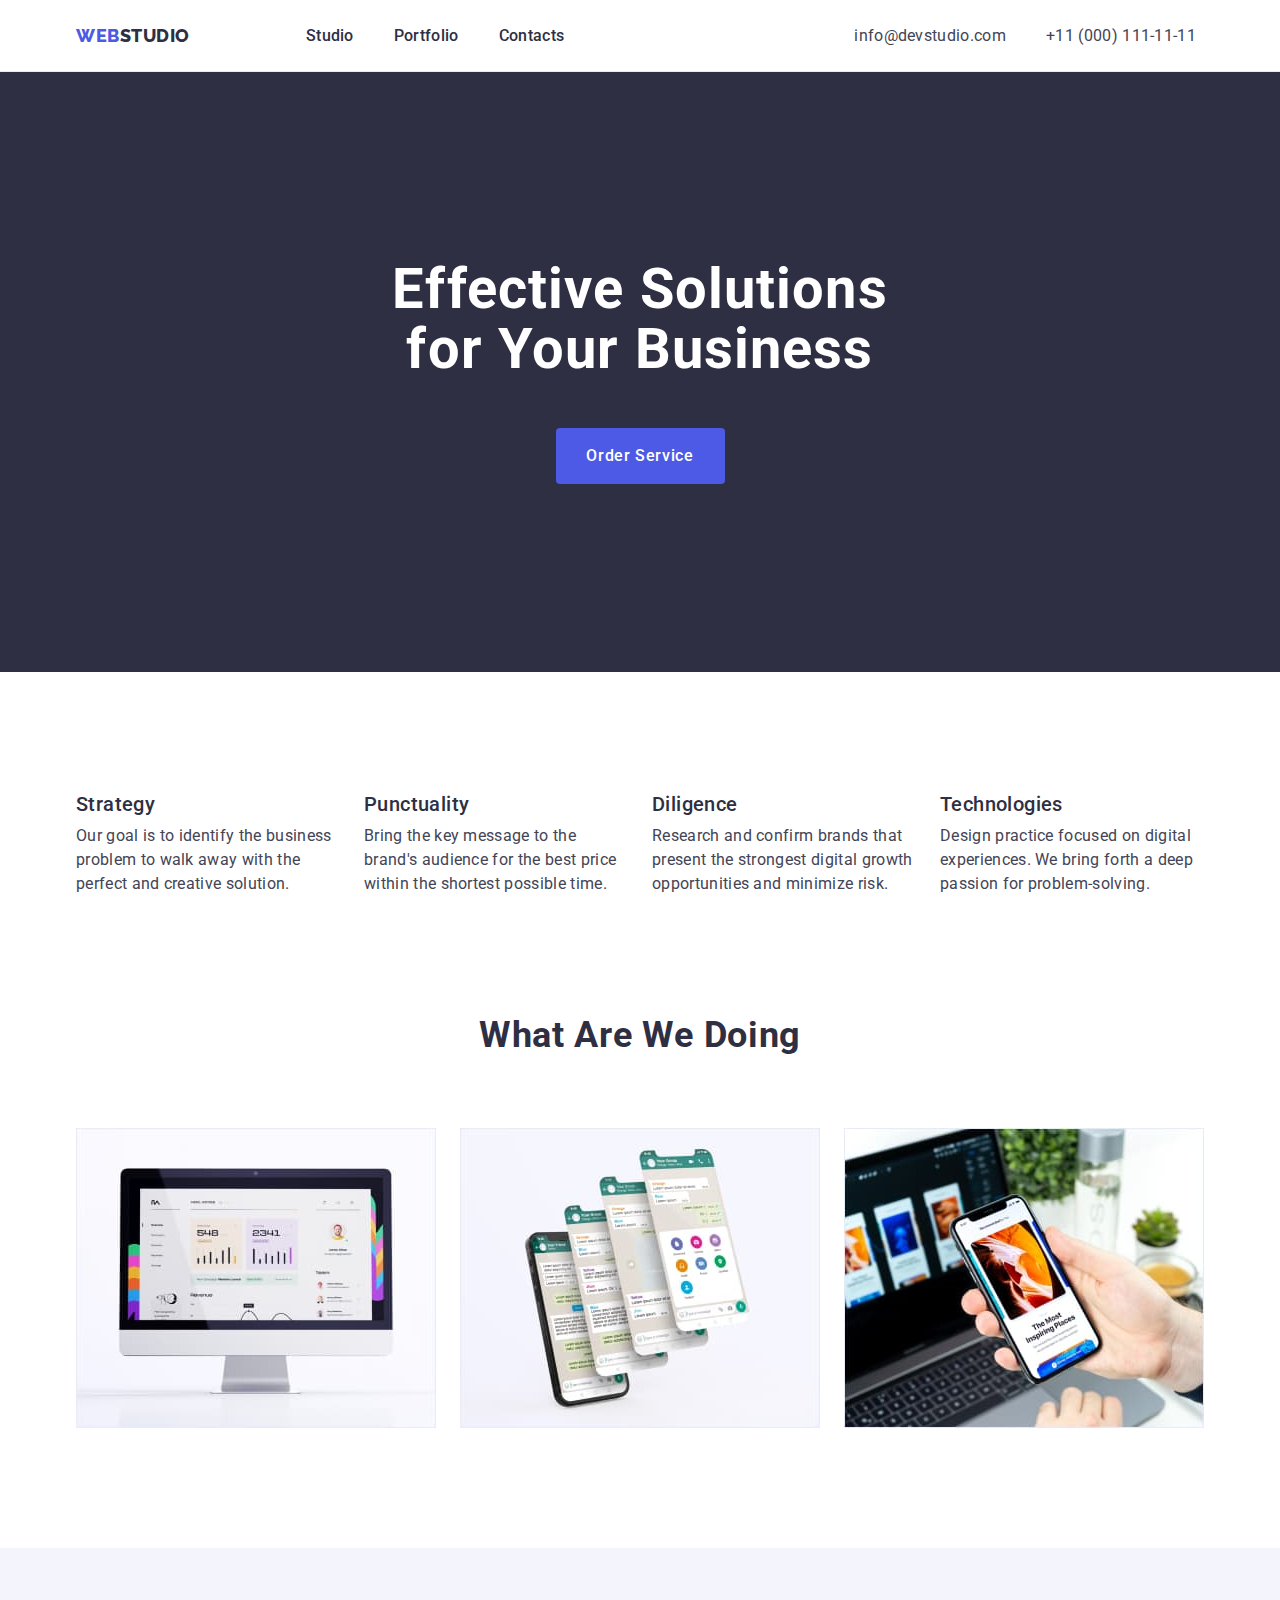
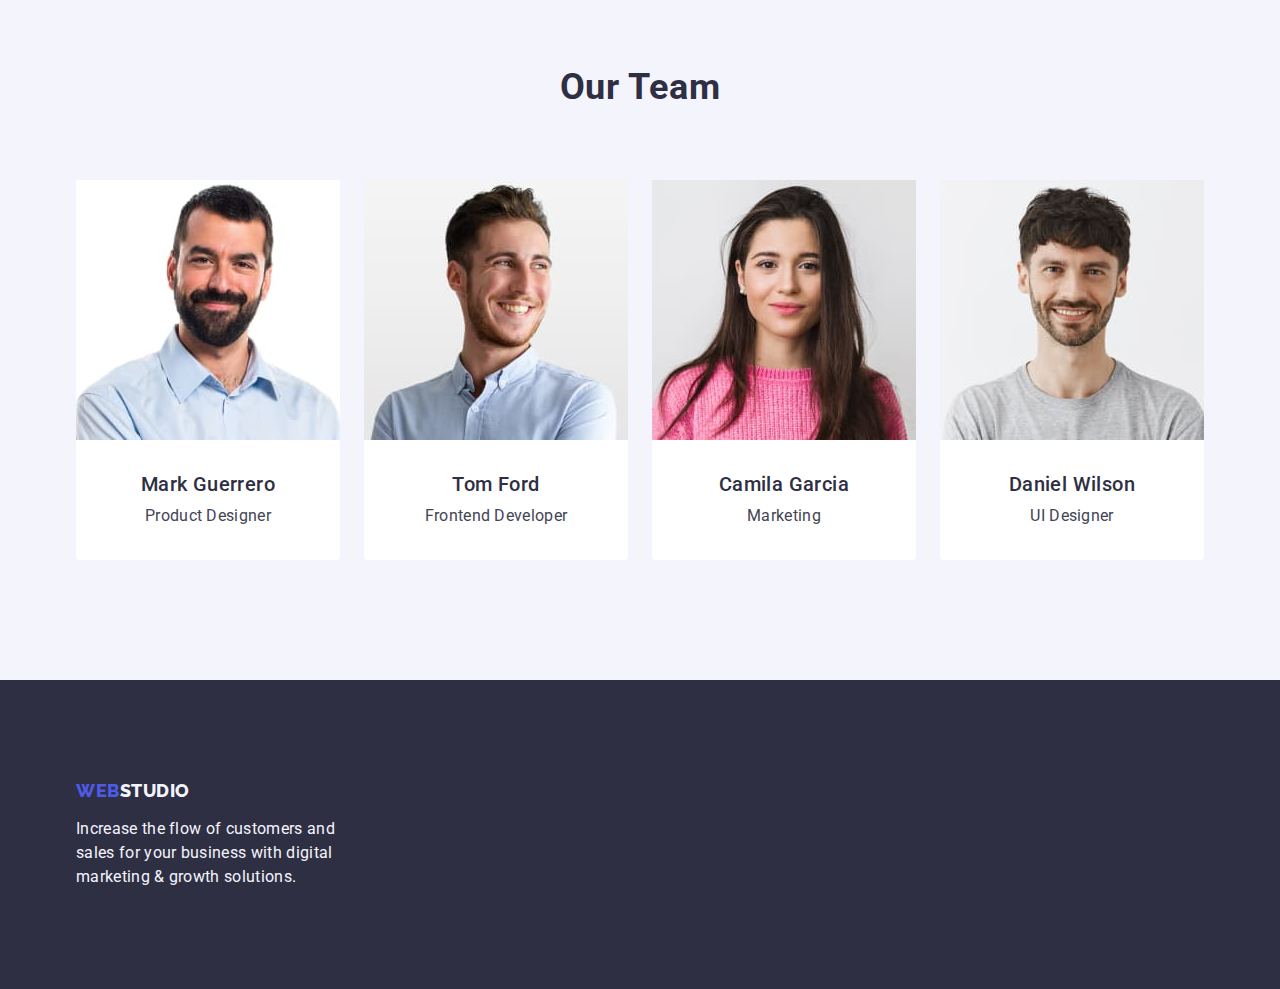
<file: index.html>
<!DOCTYPE html>
<html lang="en">
  <head>
    <meta charset="UTF-8" />
    <meta name="viewport" content="width=device-width, initial-scale=1.0" />
    <title>Document</title>
    <link
      rel="stylesheet"
      href="https://cdnjs.cloudflare.com/ajax/libs/modern-normalize/1.0.0/modern-normalize.min.css" />
    <link rel="stylesheet" href="css/styles.css" />
    <link rel="preconnect" href="https://fonts.googleapis.com" />
    <link rel="preconnect" href="https://fonts.gstatic.com" crossorigin />
    <link
      href="https://fonts.googleapis.com/css2?family=Raleway:wght@800&family=Roboto:wght@400;500;700;900&display=swap"
      rel="stylesheet" />
  </head>
  <body>
    <header class="header">
      <div class="container div-container">
        <nav class="navigation">
          <a href="./index.html" class="logo link toplogo"
            >Web<span class="studio">Studio</span></a
          >
          <ul class="list menu">
            <li>
              <a href="./index.html" class="nav link">Studio</a>
            </li>
            <li>
              <a href="./portfolio.html" class="nav link">Portfolio</a>
            </li>
            <li>
              <a href="" class="nav link">Contacts</a>
            </li>
          </ul>
        </nav>
        <address class="address">
          <ul class="list menu">
            <li>
              <a href="mailto:info@devstudio.com" class="contact link"
                >info@devstudio.com</a
              >
            </li>
            <li>
              <a href="tel:+110001111111" class="contact link"
                >+11 (000) 111-11-11</a
              >
            </li>
          </ul>
        </address>
      </div>
    </header>
    <main>
      <section class="main">
        <div class="container solutions-container">
          <h1 class="main-header">Effective Solutions for Your Business</h1>
          <button type="button" class="action-btn">Order Service</button>
        </div>
      </section>
      <section class="section-two">
        <div class="container">
          <h2 class="visually-hidden">header2</h2>
          <ul class="list values-list">
            <li class="value">
              <h3 class="header-three values-header">Strategy</h3>
              <p class="desc">
                Our goal is to identify the business problem to walk away with
                the perfect and creative solution.
              </p>
            </li>
            <li class="value">
              <h3 class="header-three values-header">Punctuality</h3>
              <p class="desc">
                Bring the key message to the brand's audience for the best price
                within the shortest possible time.
              </p>
            </li>
            <li class="value">
              <h3 class="header-three values-header">Diligence</h3>
              <p class="desc">
                Research and confirm brands that present the strongest digital
                growth opportunities and minimize risk.
              </p>
            </li>
            <li class="value">
              <h3 class="header-three values-header">Technologies</h3>
              <p class="desc">
                Design practice focused on digital experiences. We bring forth a
                deep passion for problem-solving.
              </p>
            </li>
          </ul>
        </div>
      </section>
      <section class="section-three">
        <div class="container">
          <h2 class="header-two section-three-header">What are we doing</h2>
          <ul class="list images-list">
            <li class="images-one">
              <img
                src="./images/img1.jpg"
                alt="old imac computer displaying statistics"
                width="360"
                height="300" />
            </li>
            <li class="images-one">
              <img
                src="./images/img2.jpg"
                alt="layers of phone with communicator"
                width="360"
                height="300" />
            </li>
            <li class="images-one">
              <img
                src="./images/img3.jpg"
                alt="easy connection between phone and computer"
                width="360"
                height="300" />
            </li>
          </ul>
        </div>
      </section>
      <section class="our-team">
        <div class="container">
          <h2 class="header-two section-four-header">Our Team</h2>
          <ul class="list list-four">
            <li class="people-list">
              <img
                src="./images/img4.jpg"
                alt="professionl looking adult with beard wearing blue shirt"
                width="264"
                height="260" />
              <div class="container-img">
                <h3 class="header-three images-header">Mark Guerrero</h3>
                <p class="desc photos-desc">Product Designer</p>
              </div>
            </li>
            <li class="people-list">
              <img
                src="./images/img7.jpg"
                alt="young adult wearing blue shirt and smiling"
                width="264"
                height="260" />
              <div class="container-img">
                <h3 class="header-three images-header">Tom Ford</h3>
                <p class="desc photos-desc">Frontend Developer</p>
              </div>
            </li>
            <li class="people-list">
              <img
                src="./images/img6.jpg"
                alt="young attractive women with long dark hair wearing pink sweater"
                width="264"
                height="260" />
              <div class="container-img">
                <h3 class="header-three images-header">Camila Garcia</h3>
                <p class="desc photos-desc">Marketing</p>
              </div>
            </li>
            <li class="people-list">
              <img
                src="./images/img5.jpg"
                alt="young smiling adult waering plain t-shirt"
                width="264"
                height="260" />
              <div class="container-img">
                <h3 class="header-three images-header">Daniel Wilson</h3>
                <p class="desc photos-desc">UI Designer</p>
              </div>
            </li>
          </ul>
        </div>
      </section>
    </main>
    <footer class="footer">
      <div class="container">
        <a href="./index.html" class="logo link footer-link"
          >Web<span class="studio-footer">Studio</span></a
        >
        <p class="motto">
          Increase the flow of customers and sales for your business with
          digital marketing & growth solutions.
        </p>
      </div>
    </footer>
  </body>
</html>
</file>
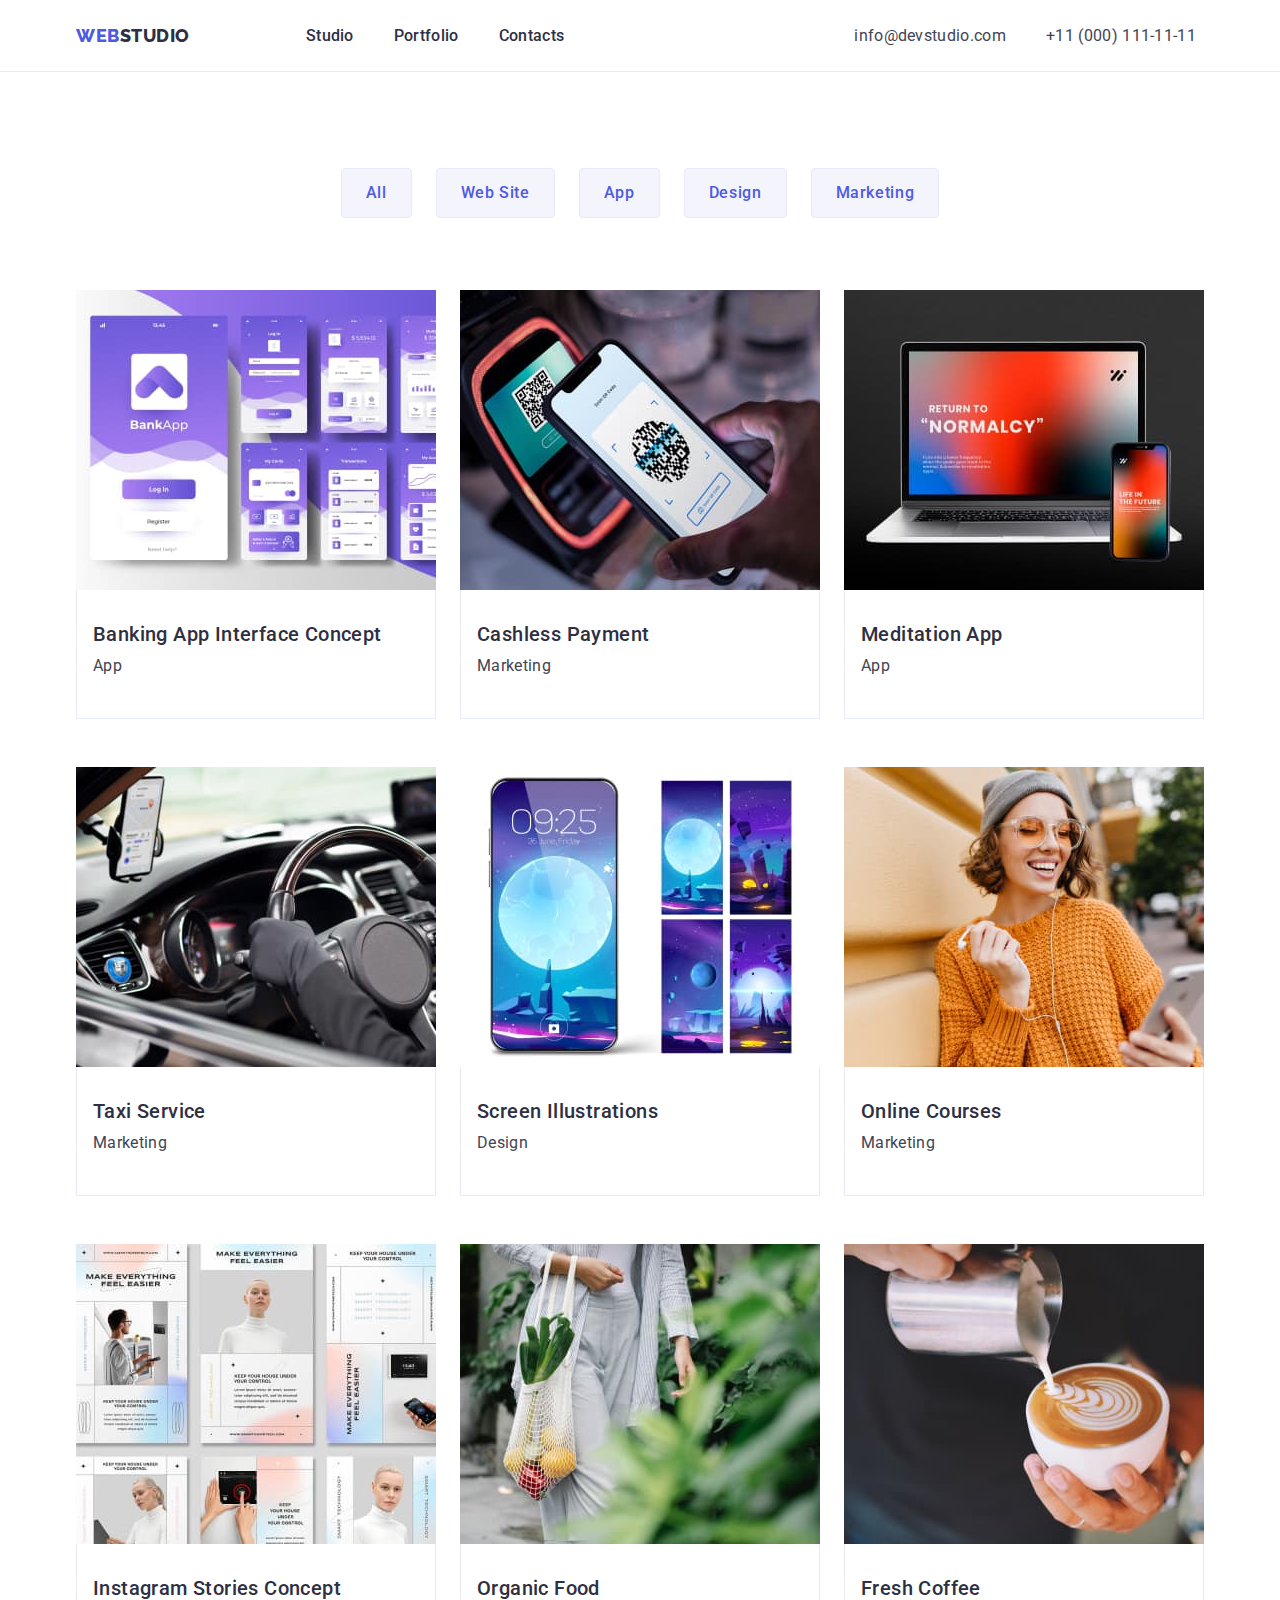
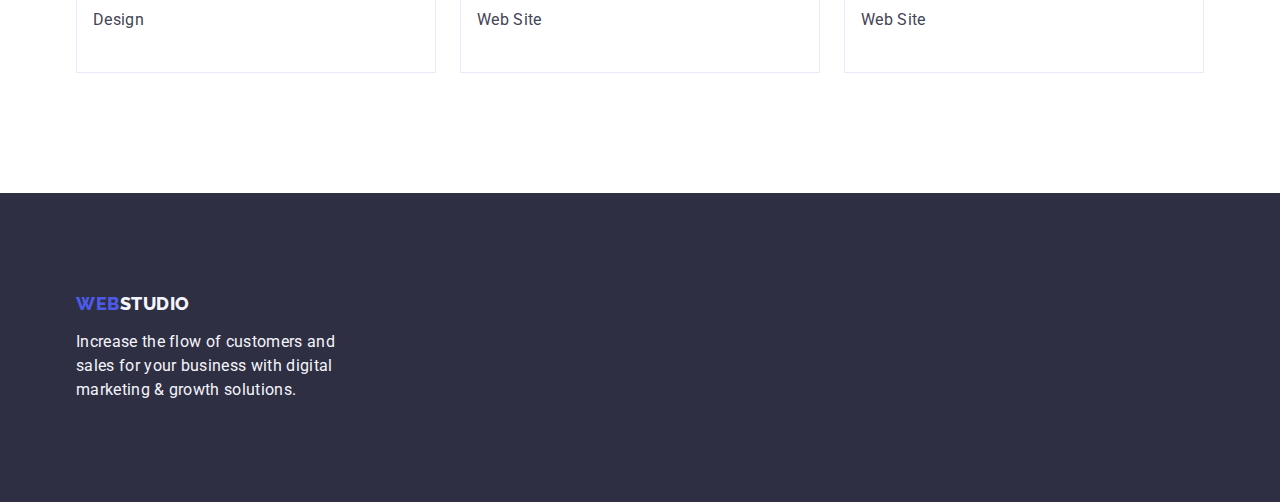
<file: portfolio.html>
<!DOCTYPE html>
<html lang="en">
  <head>
    <meta charset="UTF-8" />
    <meta name="viewport" content="width=device-width, initial-scale=1.0" />
    <title>Document</title>
    <link
      rel="stylesheet"
      href="https://cdnjs.cloudflare.com/ajax/libs/modern-normalize/1.0.0/modern-normalize.min.css" />
    <link rel="stylesheet" href="css/styles.css" />
    <link rel="preconnect" href="https://fonts.googleapis.com" />
    <link rel="preconnect" href="https://fonts.gstatic.com" crossorigin />
    <link
      href="https://fonts.googleapis.com/css2?family=Raleway:wght@800&family=Roboto:wght@400;500;700;900&display=swap"
      rel="stylesheet" />
  </head>
  <body>
    <header class="header">
      <div class="container div-container">
        <nav class="navigation">
          <a href="./index.html" class="logo link toplogo"
            >Web<span class="studio">Studio</span></a
          >
          <ul class="list menu">
            <li>
              <a href="./index.html" class="nav link">Studio</a>
            </li>
            <li>
              <a href="./portfolio.html" class="nav link">Portfolio</a>
            </li>
            <li>
              <a href="" class="nav link">Contacts</a>
            </li>
          </ul>
        </nav>
        <address class="address">
          <ul class="list menu">
            <li>
              <a href="mailto:info@devstudio.com" class="contact link"
                >info@devstudio.com</a
              >
            </li>
            <li>
              <a href="tel:+110001111111" class="contact link"
                >+11 (000) 111-11-11</a
              >
            </li>
          </ul>
        </address>
      </div>
    </header>
    <main>
      <section class="portfolio-section">
        <div class="container-portfolio container">
          <h1 class="visually-hidden">temporary header</h1>
          <ul class="list portfolio-section-list">
            <li>
              <button type="button" class="btn">All</button>
            </li>
            <li>
              <button type="button" class="btn">Web Site</button>
            </li>
            <li>
              <button type="button" class="btn">App</button>
            </li>
            <li>
              <button type="button" class="btn">Design</button>
            </li>
            <li>
              <button type="button" class="btn">Marketing</button>
            </li>
          </ul>
          <ul class="list portfolio-list-two">
            <li class="portfolio-image">
              <a class="link portfolio-image-link">
                <img
                  src="./images/img15.jpg"
                  alt="banking app interface concept"
                  width="360"
                  height="300" />
                <div class="app">
                  <h2 class="header-three portfolio-desc">
                    Banking App Interface Concept
                  </h2>
                  <p class="desc portfolio-desc">App</p>
                </div>
              </a>
            </li>
            <li class="portfolio-image">
              <a class="link">
                <img
                  src="./images/img14.jpg"
                  alt="cashless payment via qr code"
                  width="360"
                  height="300" />
                <div class="app">
                  <h2 class="header-three portfolio-desc">Cashless Payment</h2>
                  <p class="desc portfolio-desc">Marketing</p>
                </div></a
              >
            </li>
            <li class="portfolio-image">
              <a class="link">
                <img
                  src="./images/img8.jpg"
                  alt="laptop and phone compatible mediation app"
                  width="360"
                  height="300" />
                <div class="app">
                  <h2 class="header-three portfolio-desc">Meditation App</h2>
                  <p class="desc portfolio-desc">App</p>
                </div></a
              >
            </li>
            <li class="portfolio-image">
              <a class="link">
                <img
                  src="./images/img13.jpg"
                  alt="person driving taxi"
                  width="360"
                  height="300" />
                <div class="app">
                  <h2 class="header-three portfolio-desc">Taxi Service</h2>
                  <p class="desc portfolio-desc">Marketing</p>
                </div></a
              >
            </li>
            <li class="portfolio-image">
              <a class="link">
                <img
                  src="./images/img9.jpg"
                  alt="screen illustration of planets"
                  width="360"
                  height="300" />
                <div class="app">
                  <h2 class="header-three portfolio-desc">
                    Screen Illustrations
                  </h2>
                  <p class="desc portfolio-desc">Design</p>
                </div></a
              >
            </li>
            <li class="portfolio-image">
              <a class="link">
                <img
                  src="./images/img16.jpg"
                  alt="woman in orange sweater looking at her phone and smiling"
                  width="360"
                  height="300" />
                <div class="app">
                  <h2 class="header-three portfolio-desc">Online Courses</h2>
                  <p class="desc portfolio-desc">Marketing</p>
                </div></a
              >
            </li>
            <li class="portfolio-image">
              <a class="link">
                <img
                  src="./images/img10.jpg"
                  alt="concept of instagram stories"
                  width="360"
                  height="300" />
                <div class="app">
                  <h2 class="header-three portfolio-desc">
                    Instagram Stories Concept
                  </h2>
                  <p class="desc portfolio-desc">Design</p>
                </div></a
              >
            </li>
            <li class="portfolio-image">
              <a class="link">
                <img
                  src="./images/img11.jpg"
                  alt="woman holding a reusable bag of fruits and vegetables"
                  width="360"
                  height="300" />
                <div class="app">
                  <h2 class="header-three portfolio-desc">Organic Food</h2>
                  <p class="desc portfolio-desc">Web Site</p>
                </div></a
              >
            </li>
            <li class="portfolio-image">
              <a class="link">
                <img
                  src="./images/img12.jpg"
                  alt="preparation of coffee with art on it"
                  width="360"
                  height="300" />
                <div class="app">
                  <h2 class="header-three portfolio-desc">Fresh Coffee</h2>
                  <p class="desc portfolio-desc">Web Site</p>
                </div></a
              >
            </li>
          </ul>
        </div>
      </section>
    </main>
    <footer class="footer">
      <div class="container">
        <a href="./index.html" class="logo link footer-link"
          >Web<span class="studio-footer">Studio</span></a
        >
        <p class="motto">
          Increase the flow of customers and sales for your business with
          digital marketing & growth solutions.
        </p>
      </div>
    </footer>
  </body>
</html>
</file>
<file: css/styles.css>
*:root {
  --text: #434455;
  --white: #ffffff;
  --header: #4d5ae5;
  --navyblue: #2e2f42;
  --cloud: #f4f4fd;
  --btn: #e7e9fc;
}

* {
  box-sizing: border-box;
  margin: 0;
  padding: 0;
}

body {
  font-family: "Roboto", sans-serif;
  color: var(--text);
  background-color: var(--white);
}

img {
  display: block;
}

.div-container {
  display: flex;
  width: 1440px;
  height: 72px;
  gap: 290px;
}

.container {
  width: 1158px;
  margin: 0 auto;
  padding: 0 15px 0 15px;

  align-items: center;
}
/* header section */

.logo {
  text-transform: uppercase;
  font-family: "Raleway", sans-serif;
  font-size: 18px;
  font-weight: 800;
  letter-spacing: 0.03em;
  line-height: 1.17;
  color: var(--header);
}

.toplogo {
  margin-right: 76px;
}

.navigation {
  display: flex;
  align-items: center;
  justify-content: center;
  gap: 40px;
}

.link {
  text-decoration: none;
}

.studio {
  color: var(--navyblue);
}

.list {
  list-style: none;
  display: flex;
  gap: 40px;
}

.nav {
  font-weight: 500;
  font-size: 16px;
  line-height: 1.5;
  letter-spacing: 0.02em;
  color: var(--navyblue);
  padding: 24px 0 24px;
}

.nav:hover,
.nav:focus,
.contact:hover,
.contact:focus,
.action-btn:focus,
.action-btn:hover {
  color: #404bbf;
}

.action-btn:focus,
.action-btn:hover {
  background-color: #404bbf;
}

.address {
  font-style: normal;
  display: flex;
  align-items: center;
  justify-content: center;
}

.menu {
  display: flex;
  gap: 40px;
}

.contact link {
  margin-right: 0;
}

.contact {
  font-size: 16px;
  line-height: 1.5;
  letter-spacing: 0.02em;
  color: var(--text);
}

.solutions-container {
  display: flex;
  align-items: center;
  justify-content: center;
  flex-direction: column;
  gap: 48px;
}
/* First Section */

.main {
  background-color: var(--navyblue);
  padding: 188px 0;
  display: flex;
}

.header {
  height: 72px;
  border-bottom: 1px solid #e7e9fc;
}

.main-header {
  font-size: 56px;
  line-height: 1.07;
  text-align: center;
  letter-spacing: 0.02em;
  color: #ffffff;
  max-width: 496px;
  align-items: center;
  justify-content: center;
}

.action-btn {
  background-color: #4d5ae5;
  font-family: "Roboto", sans-serif;
  font-weight: 500;
  line-height: 1.5;
  letter-spacing: 0.04em;
  font-size: 16px;
  color: #ffffff;
  cursor: pointer;
  display: block;
  min-width: 169px;
  height: 56px;
  border: none;
  border-radius: 4px;
}

/* Second Section */
.visually-hidden {
  position: absolute;
  width: 1px;
  height: 1px;
  margin: -1px;
  border: 0;
  padding: 0;
  white-space: nowrap;
  clip-path: inset(100%);
  clip: rect(0 0 0 0);
  overflow: hidden;
}

.section-two {
  padding: 120px 0;
}

.values-list {
  display: flex;
  gap: 24px;
}

.value {
  width: calc((100% - 3 * 24px) / 4);
}

.values-header {
  margin-bottom: 8px;
}

.header-three {
  font-size: 20px;
  font-weight: 500;
  line-height: 1.2;
  letter-spacing: 0.02em;
  color: var(--navyblue);
}

.desc {
  font-size: 16px;
  line-height: 1.5;
  letter-spacing: 0.02em;
  color: var(--text);
}

/*Third Section */

.section-three {
  padding-bottom: 120px;
}

.section-three-header {
  margin-bottom: 72px;
}

.images-list {
  display: flex;
  gap: 24px;
}

.images-one {
  flex-basis: calc((100% - 48px) / 3);
}

.header-two {
  font-size: 36px;
  line-height: 1.11;
  text-align: center;
  letter-spacing: 0.02em;
  text-transform: capitalize;
  color: var(--navyblue);
}

/*Fourth Section */
.our-team {
  background-color: #f4f4fd;
  padding: 120px 0;
}

.section-four-header {
  margin-bottom: 72px;
}

.list-four {
  display: flex;
  gap: 24px;
}

.people-list {
  background-color: #ffffff;
  border-radius: 0px 0px 4px 4px;
  width: calc((100% -3 * 24px) / 4);
}

.container-img {
  padding-top: 32px;
  padding-bottom: 32px;
  padding-left: 16px;
  padding-right: 16px;
}

.images-header {
  text-align: center;
  margin-bottom: 8px;
}

.photos-desc {
  text-align: center;
}

/*Footer*/

.footer {
  background-color: var(--navyblue);
  padding: 100px 0;
}

.footer-link {
  display: inline-block;
  margin-bottom: 16px;
}

.motto {
  line-height: 1.5;
  color: var(--cloud);
  letter-spacing: 0.02em;
  max-width: 264px;
}

.studio-footer {
  color: #f4f4fd;
}

/*PORTFOLIO PAGE */

/* Portfolio Header */

.container-portfolio {
  width: 1158px;
  margin: 0 auto;
  padding: 0 15px;
}

.portfolio-header {
  border-bottom: 1px solid #e7e9fc;
}

.navigation-portfolio {
  display: flex;
  align-items: center;
}

.portfolio-logo {
  margin-right: 76px;
}

.portfolio-menu {
  display: flex;
  gap: 40px;
}

.portfolio-link {
  padding: 24px 0;
}

.portfolio-list {
  display: flex;
  gap: 40px;
}

/*Portfolio Main */

.portfolio-section {
  padding-top: 96px;
  padding-bottom: 120px;
}

.portfolio-section-list {
  display: flex;
  justify-content: center;
  gap: 24px;
  margin-bottom: 72px;
}

.btn {
  font-family: "Roboto", sans-serif;
  font-weight: 500;
  font-size: 16px;
  line-height: 1.5;
  letter-spacing: 0.04em;
  color: var(--header);
  background-color: var(--cloud);
  cursor: pointer;
  padding: 12px 24px;
  border: 1px solid var(--btn);
  border-radius: 4px;
}

.btn:hover,
.btn:focus {
  color: #ffffff;
  background-color: #404bbf;
  border: 1px solid transparent;
}

.portfolio-list-two {
  display: flex;
  flex-wrap: wrap;
  column-gap: 24px;
  row-gap: 48px;
}

.portfolio-image {
  flex-basis: calc((100% - 48px) / 3);
}

.app {
  padding: 32px 16px;
  border: 1px solid #e7e9fc;
  border-top: none;
}

.portfolio-desc {
  margin-bottom: 8px;
}
</file>
